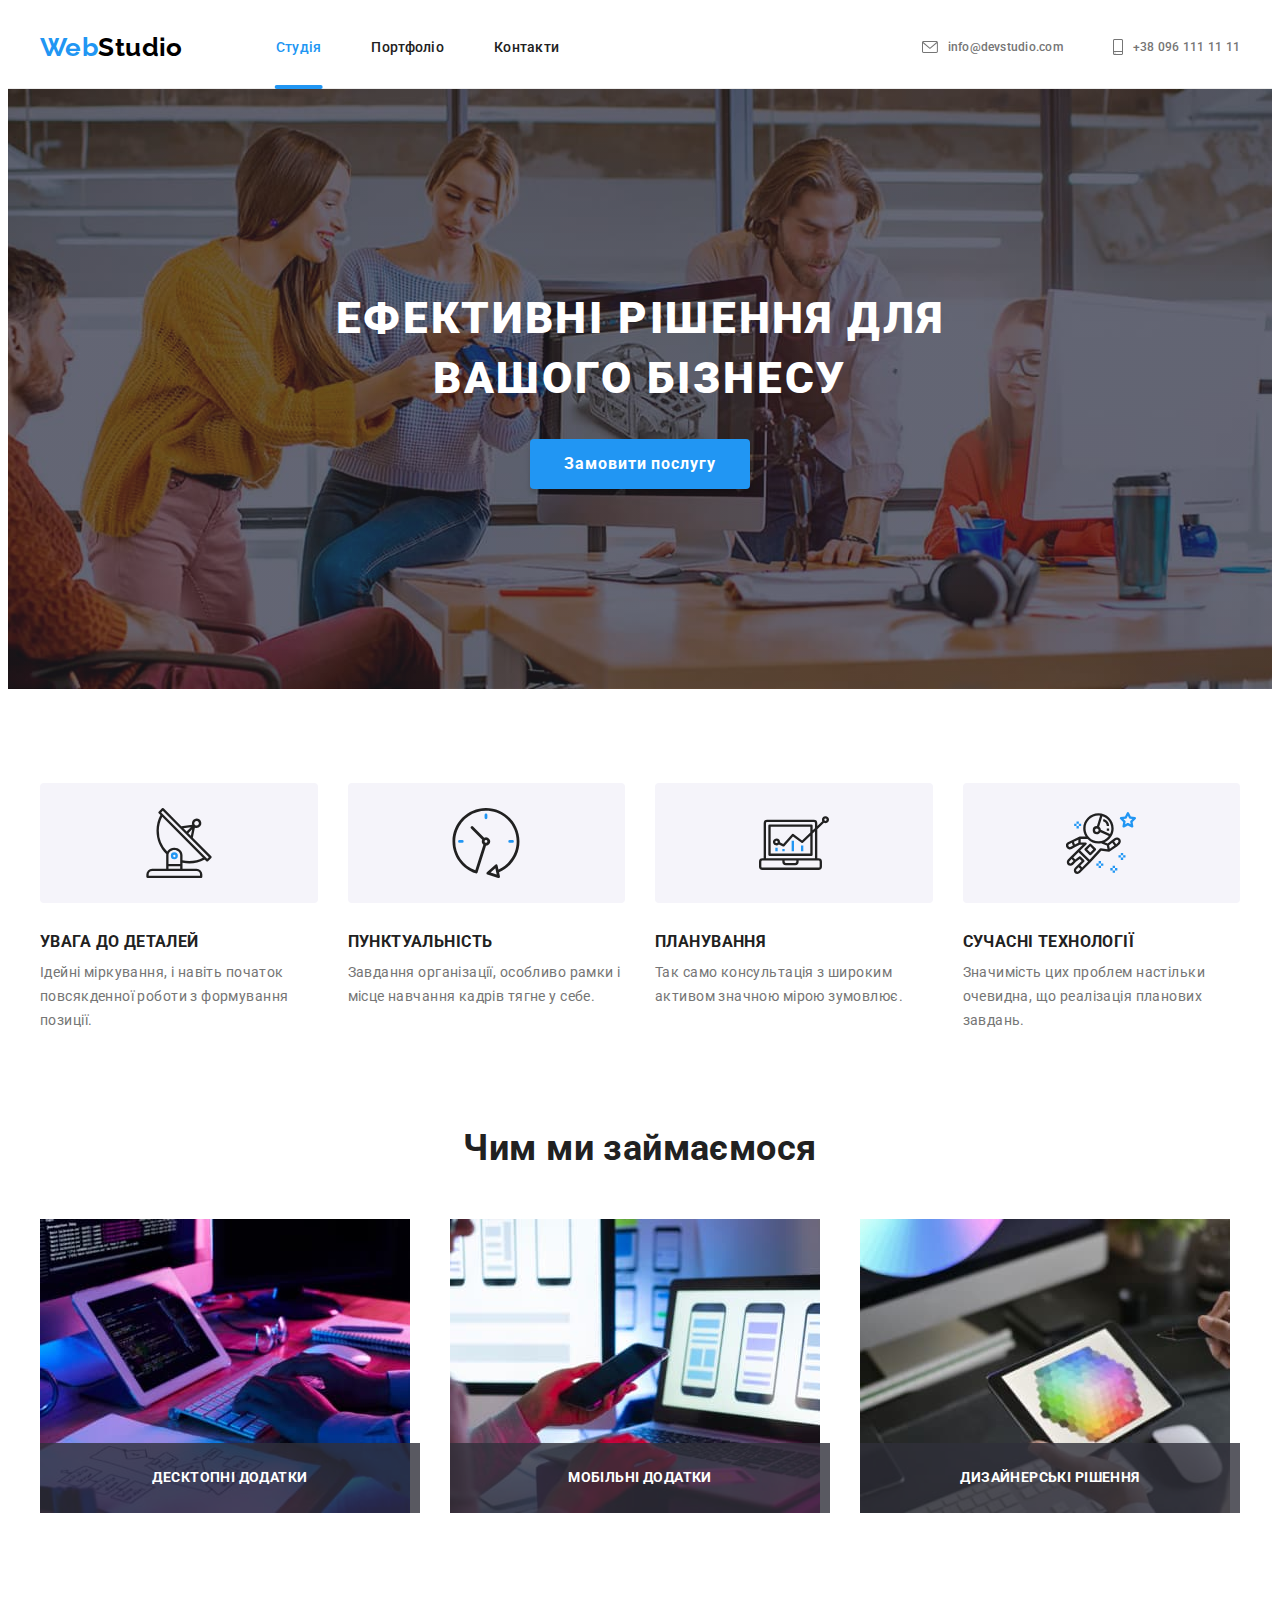
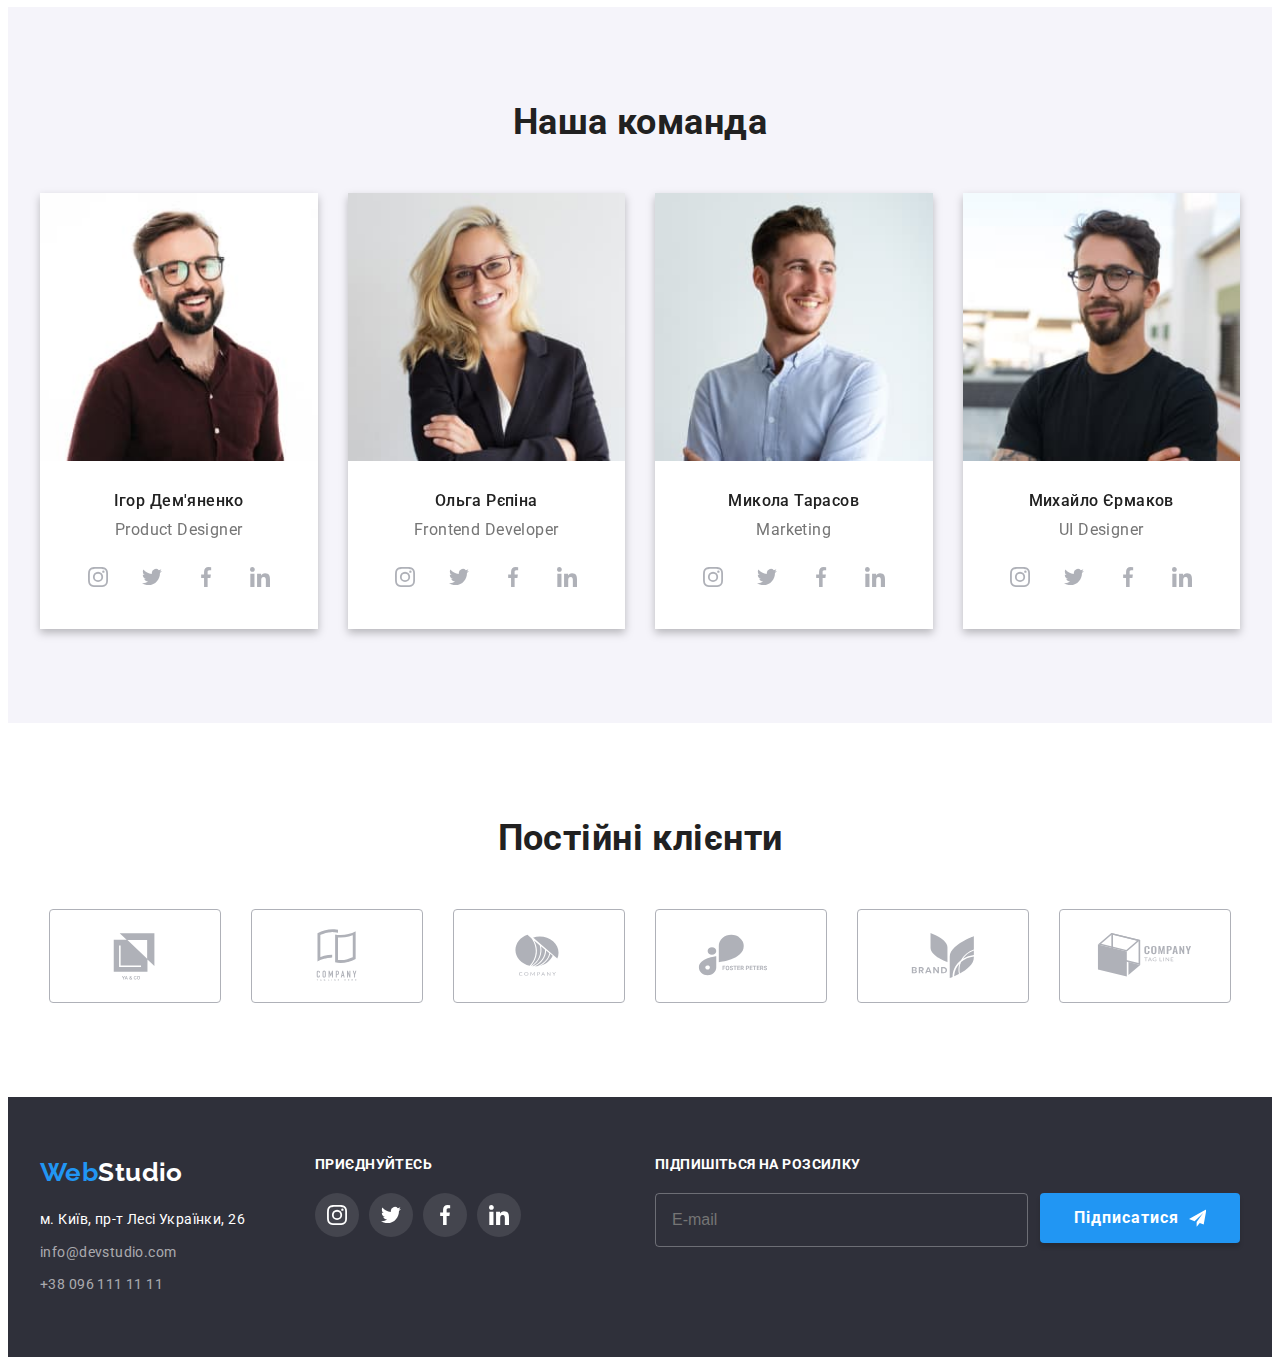
<file: index.html>
<!DOCTYPE html>
<html lang="uk">
  <head>
    <meta charset="UTF-8" />
    <meta http-equiv="X-UA-Compatible" content="IE=edge" />
    <meta name="viewport" content="width=device-width, initial-scale=1.0" />
    <title>Студія</title>
    <link rel="preconnect" href="https://fonts.googleapis.com" />
    <link rel="preconnect" href="https://fonts.gstatic.com" crossorigin />
    <link
      href="https://fonts.googleapis.com/css2?family=Raleway:wght@700&family=Roboto:wght@400;500;700;900&display=swap"
      rel="stylesheet"
    />
    <link
      rel="stylesheet"
      href="https://cdnjs.cloudflare.com/ajax/libs/modern-normalize/1.1.0/modern-normalize.min.css"
      integrity="sha512-wpPYUAdjBVSE4KJnH1VR1HeZfpl1ub8YT/NKx4PuQ5NmX2tKuGu6U/JRp5y+Y8XG2tV+wKQpNHVUX03MfMFn9Q=="
      crossorigin="anonymous"
      referrerpolicy="no-referrer"
    />
    <!-- <link rel="stylesheet" href="./css/styles.css" /> -->
    <link rel="stylesheet" href="./css/main.min.css" />
  </head>

  <body>
    <header class="header">
      <div class="container header__container">
        <nav class="navigation">
          <a href="./index.html" class="logo navigation__logo link"
            >Web<span class="logo__black link">Studio</span></a
          >
          <ul class="navigation__list list">
            <li class="navigation__item">
              <a href="./index.html" class="navigation__link link current">Студія</a>
            </li>
            <li class="navigation__item">
              <a href="./portfolio.html" class="navigation__link link">Портфоліо</a>
            </li>
            <li class="navigation__item">
              <a href="#" class="navigation__link link">Контакти</a>
            </li>
          </ul>
        </nav>

        <ul class="contact header__contact list">
          <li class="contact__item">
            <a href="info@devstudio.com" class="contact__link link">
              <svg class="contact__icon" width="16" height="12">
                <use href="./images/icons.svg#icon-envelope"></use>
              </svg>
              info@devstudio.com</a
            >
          </li>
          <li class="contact__item">
            <a href="+380961111111" class="contact__link link">
              <svg class="contact__icon" width="10" height="16">
                <use href="./images/icons.svg#icon-smartphone"></use>
              </svg>
              +38 096 111 11 11</a
            >
          </li>
        </ul>

        <button type="button" class="icon-openmenu" data-menu-open>
          <svg class="icon-menu__btn" width="24" height="16">
            <use href="./images/icons.svg#icon-menu"></use>
          </svg>
        </button>

        <div class="mob-menu is-hidden" data-menu>
          <div class="container">
            <div class="mob-menu-top">
              <button class="icon-closemenu" type="button" data-menu-close>
                <svg class="icon-closemenu__btn" width="19" height="19">
                  <use href="./images/icons.svg#icon-closemenu"></use>
                </svg>
              </button>
              <nav class="mob-menu-navigation">
                <ul class="mob-menu-navigation__list list">
                  <li class="mob-menu-navigation__item">
                    <a href="./index.html" class="mob-menu-navigation__link link current">Студія</a>
                  </li>
                  <li class="mob-menu-navigation__item">
                    <a href="./portfolio.html" class="mob-menu-navigation__link link">Портфоліо</a>
                  </li>
                  <li class="mob-menu-navigation__item">
                    <a href="#" class="mob-menu-navigation__link link">Контакти</a>
                  </li>
                </ul>
              </nav>
            </div>

            <div class="mob-menu-bottom">
              <ul class="mob-menu-contact list">
                <li class="mob-menu-contact__item">
                  <a href="+380961111111" class="mob-menu-contact__tel link">+38 096 111 11 11</a>
                </li>
                <li class="mob-menu-contact__item">
                  <a href="info@devstudio.com" class="mob-menu-contact__mail link"
                    >info@devstudio.com</a
                  >
                </li>
              </ul>
              <ul class="mob-menu-soc">
                <li class="mob-menu-soc__list list">
                  <a
                    href=""
                    class="mob-menu-soc__link link"
                    target="_blank"
                    rel="noopener noreferrer nofollow"
                    >Instagram</a
                  >
                </li>
                <li class="mob-menu-soc__list list">
                  <a
                    href=""
                    class="mob-menu-soc__link link"
                    target="_blank"
                    rel="noopener noreferrer nofollow"
                    >Twitter</a
                  >
                </li>
                <li class="mob-menu-soc__list list">
                  <a
                    href=""
                    class="mob-menu-soc__link link"
                    target="_blank"
                    rel="noopener noreferrer nofollow"
                    >Facebook</a
                  >
                </li>
                <li class="mob-menu-soc__list list">
                  <a
                    href=""
                    class="mob-menu-soc__link link"
                    target="_blank"
                    rel="noopener noreferrer nofollow"
                    >LinkedIn</a
                  >
                </li>
              </ul>
            </div>
          </div>
        </div>
      </div>
    </header>

    <main>
      <section class="hero">
        <div class="container">
          <h1 class="hero__title">Ефективні рішення для вашого бізнесу</h1>
          <button type="button" class="hero__btn pointer btn" data-modal-open>
            Замовити послугу
          </button>
        </div>
      </section>

      <section class="features section">
        <div class="container">
          <h2 class="visually-hidden">Наші особлівості</h2>
          <ul class="features-list list">
            <li class="features-list__item">
              <div class="features-list__image">
                <svg class="features-list__icon" width="70" height="70">
                  <use href="./images/icons.svg#icon-antenna"></use>
                </svg>
              </div>
              <h3 class="features-list__title">Увага до деталей</h3>
              <p class="features-list__text">
                Ідейні міркування, і навіть початок повсякденної роботи з формування позиції.
              </p>
            </li>
            <li class="features-list__item">
              <div class="features-list__image">
                <svg class="features-list__icon" width="70" height="70">
                  <use href="./images/icons.svg#icon-clock"></use>
                </svg>
              </div>
              <h3 class="features-list__title">Пунктуальність</h3>
              <p class="features-list__text">
                Завдання організації, особливо рамки і місце навчання кадрів тягне у себе.
              </p>
            </li>
            <li class="features-list__item">
              <div class="features-list__image">
                <svg class="features-list__icon" width="70" height="70">
                  <use href="./images/icons.svg#icon-diagram"></use>
                </svg>
              </div>
              <h3 class="features-list__title">Планування</h3>
              <p class="features-list__text">
                Так само консультація з широким активом значною мірою зумовлює.
              </p>
            </li>
            <li class="features-list__item">
              <div class="features-list__image">
                <svg class="features-list__icon" width="70" height="70">
                  <use href="./images/icons.svg#icon-astronaut"></use>
                </svg>
              </div>
              <h3 class="features-list__title">Сучасні технології</h3>
              <p class="features-list__text">
                Значимість цих проблем настільки очевидна, що реалізація планових завдань.
              </p>
            </li>
          </ul>
        </div>
      </section>

      <section class="business">
        <div class="container">
          <h2 class="business__title">Чим ми займаємося</h2>
          <ul class="activities-list list">
            <li class="activities-list__item">
              <img
                srcset="./images/comp1-desktop-1x.jpg 1x, ./images/comp1-desktop-2x.jpg 2x"
                src="./images/comp1-desktop-1x.jpg"
                alt="комп'ютер"
                width="370"
              />
              <p class="activities-list__text">Десктопні додатки</p>
            </li>
            <li class="activities-list__item">
              <img
                srcset="./images/comp2-desktop-1x.jpg 1x, ./images/comp2-desktop-2x.jpg 2x"
                src="./images/comp2-desktop-1x.jpg"
                alt="комп'ютер та мобильній"
                width="370"
              />
              <p class="activities-list__text">Мобільні додатки</p>
            </li>
            <li class="activities-list__item">
              <img
                srcset="./images/comp3-desktop-1x.jpg 1x, ./images/comp3-desktop-2x.jpg 2x"
                src="./images/comp3-desktop-1x.jpg"
                alt="комп'ютер та планшет"
                width="370"
              />
              <p class="activities-list__text">Дизайнерські рішення</p>
            </li>
          </ul>
        </div>
      </section>

      <section class="team section">
        <div class="container">
          <h2 class="team__title">Наша команда</h2>
          <ul class="team-list list">
            <li class="team-list__item">
              <picture>
                <source
                  srcset="./images/team1-desktop-1x.jpg 1x, ./images/team1-desktop-2x.jpg 2x"
                  media="(min-width:1200px)"
                />
                <source
                  srcset="./images/team1-tablet-1x.jpg 1x, ./images/team1-tablet-2x.jpg 2x"
                  media="(min-width:768px)"
                />
                <source
                  srcset="./images/team1-mobile-1x.jpg 1x, ./images/team1-mobile-2x.jpg 2x"
                  media="(max-width:767px)"
                />
                <img src="./images/team1-mobile-1x.jpg" alt="Ігор Дем'яненко" width="450" />
              </picture>
              <div class="team-list__wrap">
                <h3 class="team-list__subtitle">Ігор Дем'яненко</h3>
                <p class="team-list__text">Product Designer</p>
                <ul class="social-list list">
                  <li class="social-list__item">
                    <a href="" class="social-list__link link">
                      <svg class="social-list__icon" width="20" height="20">
                        <use href="./images/icons.svg#icon-instagram"></use>
                      </svg>
                    </a>
                  </li>
                  <li class="social-list__item">
                    <a href="" class="social-list__link link">
                      <svg class="social-list__icon" width="20" height="20">
                        <use href="./images/icons.svg#icon-twitter"></use>
                      </svg>
                    </a>
                  </li>
                  <li class="social-list__item">
                    <a href="" class="social-list__link link">
                      <svg class="social-list__icon" width="20" height="20">
                        <use href="./images/icons.svg#icon-facebook"></use>
                      </svg>
                    </a>
                  </li>
                  <li class="social-list__item">
                    <a href="" class="social-list__link link">
                      <svg class="social-list__icon" width="20" height="20">
                        <use href="./images/icons.svg#icon-linkedin"></use>
                      </svg>
                    </a>
                  </li>
                </ul>
              </div>
            </li>

            <li class="team-list__item">
              <picture>
                <source
                  srcset="./images/team2-desktop-1x.jpg 1x, ./images/team2-desktop-2x.jpg 2x"
                  media="(min-width:1200px)"
                />
                <source
                  srcset="./images/team2-tablet-1x.jpg 1x, ./images/team2-tablet-2x.jpg 2x"
                  media="(min-width:768px)"
                />
                <source
                  srcset="./images/team2-mobile-1x.jpg 1x, ./images/team2-mobile-2x.jpg 2x"
                  media="(max-width:767px)"
                />
                <img src="./images/team2-mobile-1x.jpg" alt="Ольга Рєпіна" width="450" />
              </picture>
              <div class="team-list__wrap">
                <h3 class="team-list__subtitle">Ольга Рєпіна</h3>
                <p class="team-list__text">Frontend Developer</p>
                <ul class="social-list list">
                  <li class="social-list__item">
                    <a href="" class="social-list__link link">
                      <svg class="social-list__icon" width="20" height="20">
                        <use href="./images/icons.svg#icon-instagram"></use>
                      </svg>
                    </a>
                  </li>
                  <li class="social-list__item">
                    <a href="" class="social-list__link link">
                      <svg class="social-list__icon" width="20" height="20">
                        <use href="./images/icons.svg#icon-twitter"></use>
                      </svg>
                    </a>
                  </li>
                  <li class="social-list__item">
                    <a href="" class="social-list__link link">
                      <svg class="social-list__icon" width="20" height="20">
                        <use href="./images/icons.svg#icon-facebook"></use>
                      </svg>
                    </a>
                  </li>
                  <li class="social-list__item">
                    <a href="" class="social-list__link link">
                      <svg class="social-list__icon" width="20" height="20">
                        <use href="./images/icons.svg#icon-linkedin"></use>
                      </svg>
                    </a>
                  </li>
                </ul>
              </div>
            </li>

            <li class="team-list__item">
              <picture>
                <source
                  srcset="./images/team3-desktop-1x.jpg 1x, ./images/team3-desktop-2x.jpg 2x"
                  media="(min-width:1200px)"
                />
                <source
                  srcset="./images/team3-tablet-1x.jpg 1x, ./images/team3-tablet-2x.jpg 2x"
                  media="(min-width:768px)"
                />
                <source
                  srcset="./images/team3-mobile-1x.jpg 1x, ./images/team3-mobile-2x.jpg 2x"
                  media="(max-width:767px)"
                />
                <img src="./images/team3-mobile-1x.jpg" alt="Микола Тарасов" width="450" />
              </picture>
              <div class="team-list__wrap">
                <h3 class="team-list__subtitle">Микола Тарасов</h3>
                <p class="team-list__text">Marketing</p>
                <ul class="social-list list">
                  <li class="social-list__item">
                    <a href="" class="social-list__link link">
                      <svg class="social-list__icon" width="20" height="20">
                        <use href="./images/icons.svg#icon-instagram"></use>
                      </svg>
                    </a>
                  </li>
                  <li class="social-list__item">
                    <a href="" class="social-list__link link">
                      <svg class="social-list__icon" width="20" height="20">
                        <use href="./images/icons.svg#icon-twitter"></use>
                      </svg>
                    </a>
                  </li>
                  <li class="social-list__item">
                    <a href="" class="social-list__link link">
                      <svg class="social-list__icon" width="20" height="20">
                        <use href="./images/icons.svg#icon-facebook"></use>
                      </svg>
                    </a>
                  </li>
                  <li class="social-list__item">
                    <a href="" class="social-list__link link">
                      <svg class="social-list__icon" width="20" height="20">
                        <use href="./images/icons.svg#icon-linkedin"></use>
                      </svg>
                    </a>
                  </li>
                </ul>
              </div>
            </li>

            <li class="team-list__item">
              <picture>
                <source
                  srcset="./images/team4-desktop-1x.jpg 1x, ./images/team4-desktop-2x.jpg 2x"
                  media="(min-width:1200px)"
                />
                <source
                  srcset="./images/team4-tablet-1x.jpg 1x, ./images/team4-tablet-2x.jpg 2x"
                  media="(min-width:768px)"
                />
                <source
                  srcset="./images/team4-mobile-1x.jpg 1x, ./images/team4-mobile-2x.jpg 2x"
                  media="(max-width:767px)"
                />
                <img src="./images/team4-mobile-1x.jpg" alt="Михаїл Єрмаков" width="450" />
              </picture>
              <div class="team-list__wrap">
                <h3 class="team-list__subtitle">Михайло Єрмаков</h3>
                <p class="team-list__text">UI Designer</p>
                <ul class="social-list list">
                  <li class="social-list__item">
                    <a href="" class="social-list__link link">
                      <svg class="social-list__icon" width="20" height="20">
                        <use href="./images/icons.svg#icon-instagram"></use>
                      </svg>
                    </a>
                  </li>
                  <li class="social-list__item">
                    <a href="" class="social-list__link link">
                      <svg class="social-list__icon" width="20" height="20">
                        <use href="./images/icons.svg#icon-twitter"></use>
                      </svg>
                    </a>
                  </li>
                  <li class="social-list__item">
                    <a href="" class="social-list__link link">
                      <svg class="social-list__icon" width="20" height="20">
                        <use href="./images/icons.svg#icon-facebook"></use>
                      </svg>
                    </a>
                  </li>
                  <li class="social-list__item">
                    <a href="" class="social-list__link link">
                      <svg class="social-list__icon" width="20" height="20">
                        <use href="./images/icons.svg#icon-linkedin"></use>
                      </svg>
                    </a>
                  </li>
                </ul>
              </div>
            </li>
          </ul>
        </div>
      </section>

      <section class="clients section">
        <div class="container">
          <h2 class="clients-title">Постійні клієнти</h2>
          <ul class="clients-img list">
            <li class="clients-img-item">
              <a href="" class="clients-img-link link">
                <svg class="clients-img-icon" width="106" height="60">
                  <use href="./images/icons.svg#icon-Logo1"></use>
                </svg>
              </a>
            </li>
            <li class="clients-img-item">
              <a href="" class="clients-img-link link">
                <svg class="clients-img-icon" width="106" height="60">
                  <use href="./images/icons.svg#icon-Logo2"></use>
                </svg>
              </a>
            </li>
            <li class="clients-img-item">
              <a href="" class="clients-img-link link">
                <svg class="clients-img-icon" width="106" height="60">
                  <use href="./images/icons.svg#icon-Logo3"></use>
                </svg>
              </a>
            </li>
            <li class="clients-img-item">
              <a href="" class="clients-img-link link">
                <svg class="clients-img-icon" width="106" height="60">
                  <use href="./images/icons.svg#icon-Logo4"></use>
                </svg>
              </a>
            </li>
            <li class="clients-img-item">
              <a href="" class="clients-img-link link">
                <svg class="clients-img-icon" width="106" height="60">
                  <use href="./images/icons.svg#icon-Logo5"></use>
                </svg>
              </a>
            </li>
            <li class="clients-img-item">
              <a href="" class="clients-img-link link">
                <svg class="clients-img-icon" width="106" height="60">
                  <use href="./images/icons.svg#icon-Logo6"></use>
                </svg>
              </a>
            </li>
          </ul>
        </div>
      </section>
    </main>

    <footer class="footer">
      <div class="container">
        <div class="footer-tablet">
          <div class="footer-contacts">
            <a href="./index.html" class="footer-logo link"
              >Web<span class="footer-logo-white link">Studio</span></a
            >
            <address class="footer-address">
              <ul class="footer-list list">
                <li class="footer-item">
                  <a
                    href="https://goo.gl/maps/CPtrU1FHBa2aNyZL9"
                    target="_blank"
                    rel="noopener noreferrer nofollow"
                    class="footer-adr link"
                    >м. Київ, пр-т Лесі Українки, 26</a
                  >
                </li>
                <li class="footer-item">
                  <a href="info@devstudio.com" class="footer-contact link">info@devstudio.com</a>
                </li>
                <li class="footer-item">
                  <a href="+380961111111" class="footer-contact link">+38 096 111 11 11</a>
                </li>
              </ul>
            </address>
          </div>

          <div class="footer-join">
            <p class="footer-action">Приєднуйтесь</p>
            <ul class="footer-soc list">
              <li class="footer-soc-item">
                <a href="" class="footer-soc-link link">
                  <svg class="footer-soc-icon" width="20" height="20">
                    <use href="./images/icons.svg#icon-instagram"></use>
                  </svg>
                </a>
              </li>
              <li class="footer-soc-item">
                <a href="" class="footer-soc-link link">
                  <svg class="footer-soc-icon" width="20" height="20">
                    <use href="./images/icons.svg#icon-twitter"></use>
                  </svg>
                </a>
              </li>
              <li class="footer-soc-item">
                <a href="" class="footer-soc-link link">
                  <svg class="footer-soc-icon" width="20" height="20">
                    <use href="./images/icons.svg#icon-facebook"></use>
                  </svg>
                </a>
              </li>
              <li class="footer-soc-item">
                <a href="" class="footer-soc-link link">
                  <svg class="footer-soc-icon" width="20" height="20">
                    <use href="./images/icons.svg#icon-linkedin"></use>
                  </svg>
                </a>
              </li>
            </ul>
          </div>
        </div>

        <div class="footer-signup">
          <p class="footer-text">Підпишіться на розсилку</p>
          <form class="footer-form">
            <input class="footer-input" type="email" name="usermail" placeholder="E-mail" />
            <button class="third-btn pointer btn">
              Підписатися
              <svg class="send-icon" width="24" height="24">
                <use href="./images/icons.svg#icon-send"></use>
              </svg>
            </button>
          </form>
        </div>
      </div>
    </footer>

    <div class="backdrop is-hidden" data-modal>
      <div class="modal">
        <button type="button" class="close-btn pointer" data-modal-close>
          <svg class="close-icon" width="" height="">
            <use href="./images/icons.svg#icon-closebtn"></use>
          </svg>
        </button>
        <p class="modal-title">Залиште свої дані, ми вам передзвонимо</p>
        <form class="modal-form">
          <div class="input-field">
            <label for="user-name" class="lable-input">Ім'я</label>
            <div class="input-wrap">
              <input
                type="text"
                class="form-input"
                name="user-name"
                placeholder=""
                id="user-name"
                required
              />
              <svg class="input-icon" width="18" height="18">
                <use href="./images/icons.svg#icon-personblack"></use>
              </svg>
            </div>
          </div>

          <div class="input-field">
            <label for="user-tel" class="lable-input">Телефон</label>
            <div class="input-wrap">
              <input
                type="tel"
                minlength="10"
                class="form-input"
                name="user-tel"
                placeholder=""
                id="user-tel"
                required
              />
              <svg class="input-icon" width="18" height="18">
                <use href="./images/icons.svg#icon-phoneblack"></use>
              </svg>
            </div>
          </div>

          <div class="input-field">
            <label for="user-mail" class="lable-input">Пошта</label>
            <div class="input-wrap">
              <input
                type="email"
                class="form-input"
                name="user-mail"
                placeholder=""
                id="user-mail"
              />
              <svg class="input-icon" width="18" height="18">
                <use href="./images/icons.svg#icon-emailblack"></use>
              </svg>
            </div>
          </div>

          <div class="input-field comment">
            <label for="user-comment" class="lable-input">Коментар</label>
            <textarea
              name="user-comment"
              id="user-comment"
              class="form-comment"
              placeholder="Введіть текст"
            ></textarea>
          </div>

          <label class="check-lable">
            <input
              type="checkbox"
              name="user-policy"
              value="true"
              class="input-check visually-hidden"
              id="user-policy"
            />
            <span class="check-box">
              <svg class="check-icon" width="11" height="8">
                <use href="./images/icons.svg#icon-check"></use>
              </svg>
            </span>
            Погоджуюся з розсилкою та приймаю
            <a class="check-link link" href="#">Умови договору</a>
          </label>

          <button type="submit" class="secondary-btn pointer btn">Відправити</button>
        </form>
      </div>
    </div>
    <script src="./js/modal.js"></script>
    <script src="./js/menu.js"></script>

    <script>
      (() => {
        document.querySelector('.modal-form').addEventListener('submit', e => {
          e.preventDefault();

          new FormData(e.currentTarget).forEach((value, name) => console.log(`${name}: ${value}`));

          e.currentTarget.reset();
        });
      })();
    </script>
  </body>
</html>
</file>
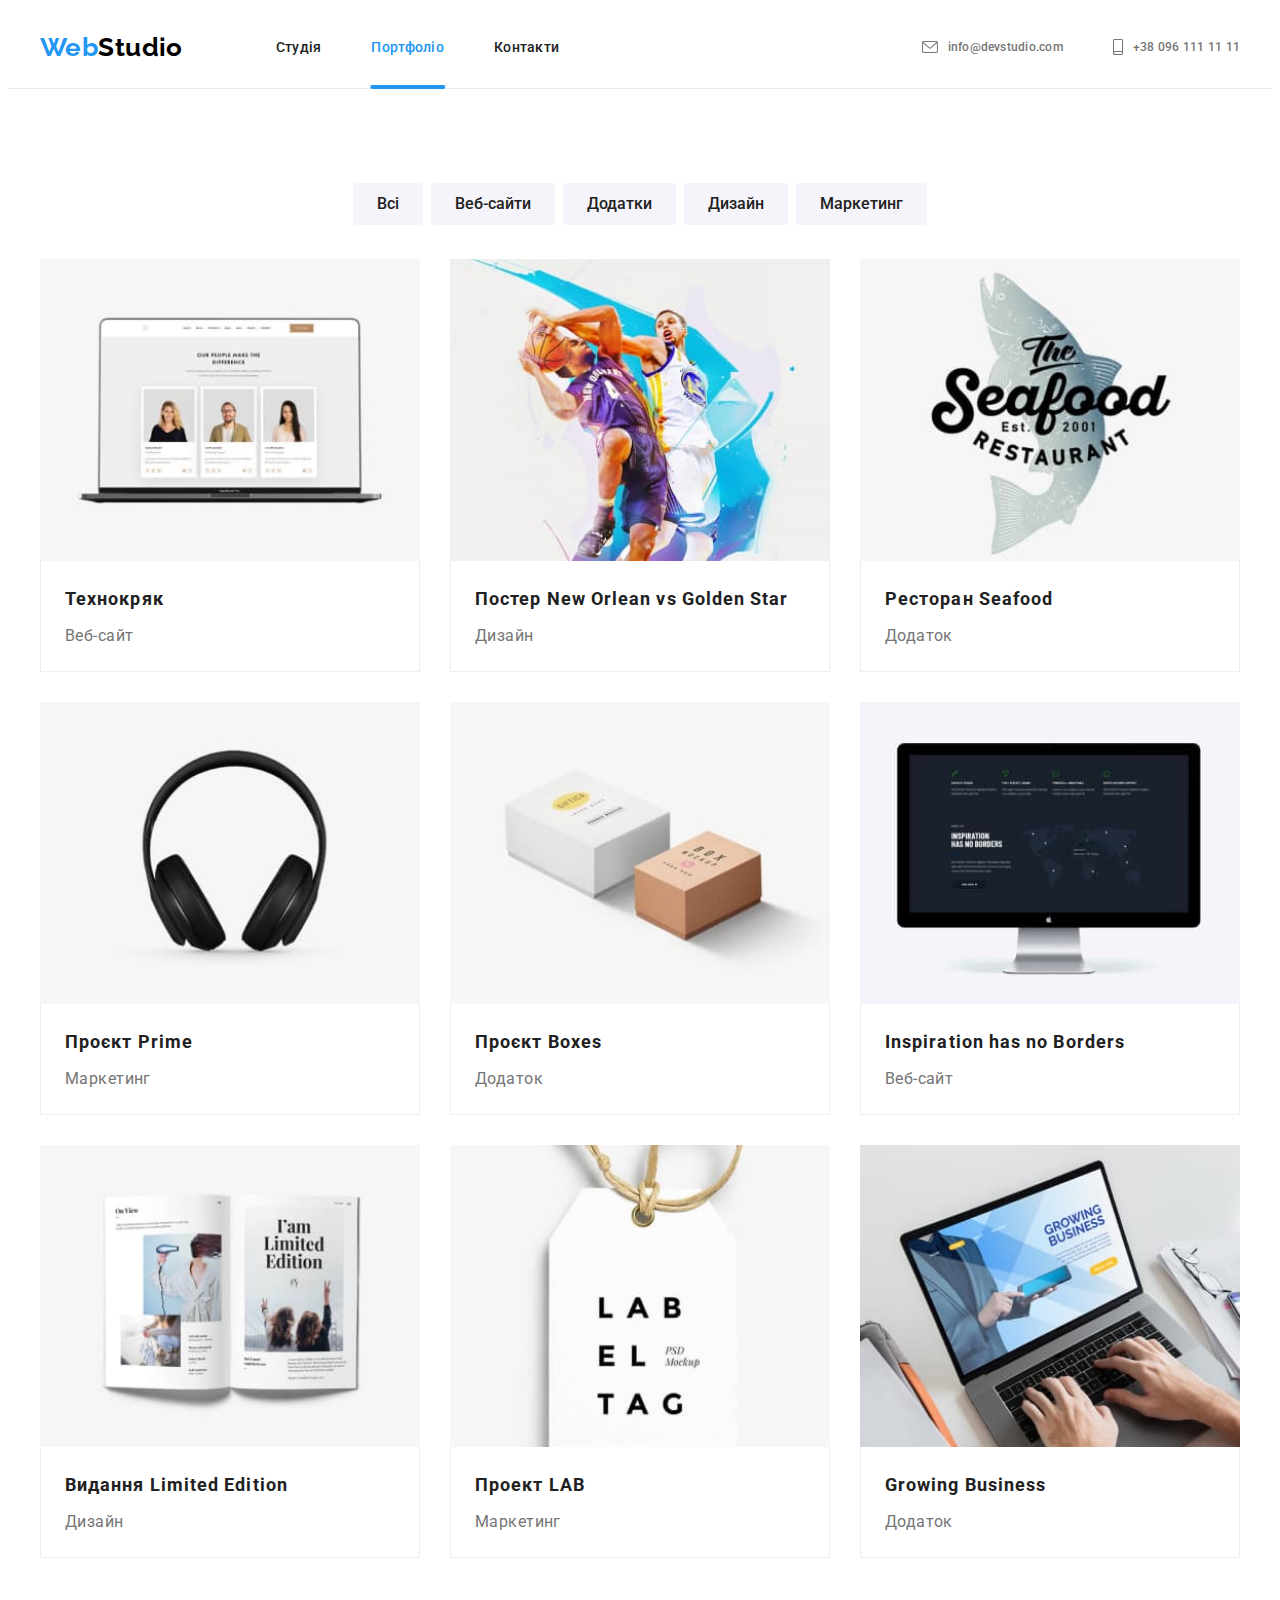
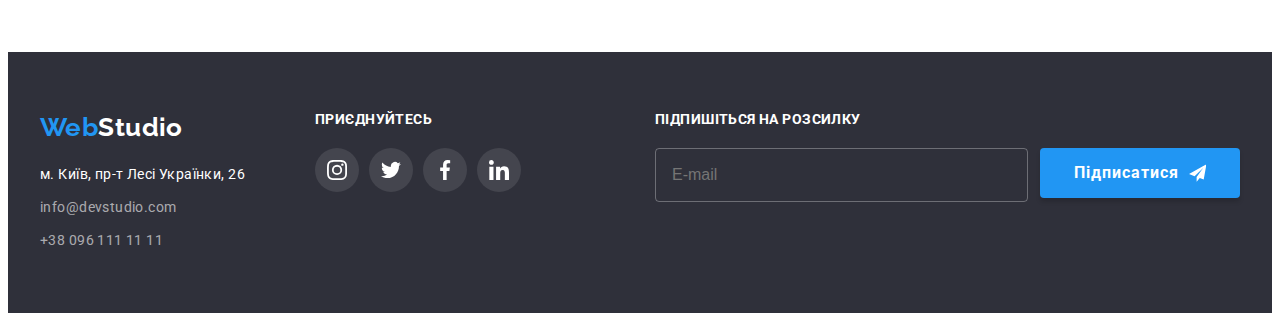
<file: portfolio.html>
<!DOCTYPE html>
<html lang="uk">
  <head>
    <meta charset="UTF-8" />
    <meta http-equiv="X-UA-Compatible" content="IE=edge" />
    <meta name="viewport" content="width=device-width, initial-scale=1.0" />
    <title>Портфоліо</title>
    <link rel="preconnect" href="https://fonts.googleapis.com" />
    <link rel="preconnect" href="https://fonts.gstatic.com" crossorigin />
    <link
      href="https://fonts.googleapis.com/css2?family=Raleway:wght@700&family=Roboto:wght@400;500;700;900&display=swap"
      rel="stylesheet"
    />
    <link
      rel="stylesheet"
      href="https://cdnjs.cloudflare.com/ajax/libs/modern-normalize/1.1.0/modern-normalize.min.css"
      integrity="sha512-wpPYUAdjBVSE4KJnH1VR1HeZfpl1ub8YT/NKx4PuQ5NmX2tKuGu6U/JRp5y+Y8XG2tV+wKQpNHVUX03MfMFn9Q=="
      crossorigin="anonymous"
      referrerpolicy="no-referrer"
    />
    <!-- <link rel="stylesheet" href="./css/styles.css" /> -->
    <link rel="stylesheet" href="./css/main.min.css" />
  </head>

  <body>
    <header class="header">
      <div class="container header__container">
        <nav class="navigation">
          <a href="./index.html" class="logo navigation__logo link"
            >Web<span class="logo__black link">Studio</span></a
          >
          <ul class="navigation__list list">
            <li class="navigation__item">
              <a href="./index.html" class="navigation__link link">Студія</a>
            </li>
            <li class="navigation__item">
              <a href="./portfolio.html" class="navigation__link link current">Портфоліо</a>
            </li>
            <li class="navigation__item">
              <a href="#" class="navigation__link link">Контакти</a>
            </li>
          </ul>
        </nav>

        <ul class="contact header__contact list">
          <li class="contact__item">
            <a href="info@devstudio.com" class="contact__link link">
              <svg class="contact__icon" width="16" height="12">
                <use href="./images/icons.svg#icon-envelope"></use>
              </svg>
              info@devstudio.com</a
            >
          </li>
          <li class="contact__item">
            <a href="+380961111111" class="contact__link link">
              <svg class="contact__icon" width="10" height="16">
                <use href="./images/icons.svg#icon-smartphone"></use>
              </svg>
              +38 096 111 11 11</a
            >
          </li>
        </ul>

        <button type="button" class="icon-openmenu" data-menu-open>
          <svg class="icon-menu__btn" width="24" height="16">
            <use href="./images/icons.svg#icon-menu"></use>
          </svg>
        </button>

        <div class="mob-menu is-hidden" data-menu>
          <div class="container">
            <div class="mob-menu-top">
              <button class="icon-closemenu" type="button" data-menu-close>
                <svg class="icon-closemenu__btn" width="19" height="19">
                  <use href="./images/icons.svg#icon-closemenu"></use>
                </svg>
              </button>
              <nav class="mob-menu-navigation">
                <ul class="mob-menu-navigation__list list">
                  <li class="mob-menu-navigation__item">
                    <a href="./index.html" class="mob-menu-navigation__link link">Студія</a>
                  </li>
                  <li class="mob-menu-navigation__item">
                    <a href="./portfolio.html" class="mob-menu-navigation__link link current"
                      >Портфоліо</a
                    >
                  </li>
                  <li class="mob-menu-navigation__item">
                    <a href="#" class="mob-menu-navigation__link link">Контакти</a>
                  </li>
                </ul>
              </nav>
            </div>

            <div class="mob-menu-bottom">
              <ul class="mob-menu-contact list">
                <li class="mob-menu-contact__item">
                  <a href="+380961111111" class="mob-menu-contact__tel link">+38 096 111 11 11</a>
                </li>
                <li class="mob-menu-contact__item">
                  <a href="info@devstudio.com" class="mob-menu-contact__mail link"
                    >info@devstudio.com</a
                  >
                </li>
              </ul>
              <ul class="mob-menu-soc">
                <li class="mob-menu-soc__list list">
                  <a
                    href=""
                    class="mob-menu-soc__link link"
                    target="_blank"
                    rel="noopener noreferrer nofollow"
                    >Instagram</a
                  >
                </li>
                <li class="mob-menu-soc__list list">
                  <a
                    href=""
                    class="mob-menu-soc__link link"
                    target="_blank"
                    rel="noopener noreferrer nofollow"
                    >Twitter</a
                  >
                </li>
                <li class="mob-menu-soc__list list">
                  <a
                    href=""
                    class="mob-menu-soc__link link"
                    target="_blank"
                    rel="noopener noreferrer nofollow"
                    >Facebook</a
                  >
                </li>
                <li class="mob-menu-soc__list list">
                  <a
                    href=""
                    class="mob-menu-soc__link link"
                    target="_blank"
                    rel="noopener noreferrer nofollow"
                    >LinkedIn</a
                  >
                </li>
              </ul>
            </div>
          </div>
        </div>
      </div>
    </header>

    <main>
      <section class="filter section">
        <div class="container">
          <h1 class="visually-hidden">filter</h1>

          <ul class="filter-list list">
            <li><button type="button" class="filter-btn pointer">Всі</button></li>
            <li><button type="button" class="filter-btn pointer">Веб-сайти</button></li>
            <li><button type="button" class="filter-btn pointer">Додатки</button></li>
            <li><button type="button" class="filter-btn pointer">Дизайн</button></li>
            <li><button type="button" class="filter-btn pointer">Маркетинг</button></li>
          </ul>

          <ul class="filter-cards list">
            <li class="filter-item">
              <a
                href="#"
                target="_blank"
                rel="noopener noreferrer nofollow"
                class="filter-link link"
              >
                <div class="filter-thumb">
                  <picture>
                    <source
                      srcset="
                        ./images/example1-desktop-1x.jpg 1x,
                        ./images/example1-desktop-2x.jpg 2x
                      "
                      media="(min-width:1200px)"
                    />
                    <source
                      srcset="
                        ./images/example1-tablet-1x.jpg 1x,
                        ./images/example1-tablet-2x.jpg 2x
                      "
                      media="(min-width:768px)"
                    />
                    <source
                      srcset="
                        ./images/example1-mobile-1x.jpg 1x,
                        ./images/example1-mobile-2x.jpg 2x
                      "
                      media="(max-width:767px)"
                    />
                    <img
                      src="./images/example1-mobile-1x.jpg"
                      alt="веб-сайт технокряк"
                      class="filter-image"
                      width="450"
                    />
                  </picture>
                  <p class="filter-overlay">
                    Ресурс пропонує комплексні пропозиції з різним рівнем функціоналу та сервісів.
                    Все це дозволить відвідувачу отримати вичерпні відомості про компанію чи
                    приватну особу.
                  </p>
                </div>

                <div class="filter-wrap">
                  <h2 class="filter-title">Технокряк</h2>
                  <p class="filter-text">Веб-сайт</p>
                </div>
              </a>
            </li>

            <li class="filter-item">
              <a
                href="#"
                target="_blank"
                rel="noopener noreferrer nofollow"
                class="filter-link link"
              >
                <div class="filter-thumb">
                  <picture>
                    <source
                      srcset="
                        ./images/example2-desktop-1x.jpg 1x,
                        ./images/example2-desktop-2x.jpg 2x
                      "
                      media="(min-width:1200px)"
                    />
                    <source
                      srcset="
                        ./images/example2-tablet-1x.jpg 1x,
                        ./images/example2-tablet-2x.jpg 2x
                      "
                      media="(min-width:768px)"
                    />
                    <source
                      srcset="
                        ./images/example2-mobile-1x.jpg 1x,
                        ./images/example2-mobile-2x.jpg 2x
                      "
                      media="(max-width:767px)"
                    />
                    <img
                      src="./images/example2-mobile-1x.jpg"
                      alt="постер new orlean vs golden star"
                      class="filter-image"
                      width="450"
                    />
                  </picture>
                  <p class="filter-overlay">
                    Ресурс пропонує комплексні пропозиції з різним рівнем функціоналу та сервісів.
                    Все це дозволить відвідувачу отримати вичерпні відомості про компанію чи
                    приватну особу.
                  </p>
                </div>

                <div class="filter-wrap">
                  <h2 class="filter-title">Постер New Orlean vs Golden Star</h2>
                  <p class="filter-text">Дизайн</p>
                </div>
              </a>
            </li>
            <li class="filter-item">
              <a
                href="#"
                target="_blank"
                rel="noopener noreferrer nofollow"
                class="filter-link link"
              >
                <div class="filter-thumb">
                  <picture>
                    <source
                      srcset="
                        ./images/example3-desktop-1x.jpg 1x,
                        ./images/example3-desktop-2x.jpg 2x
                      "
                      media="(min-width:1200px)"
                    />
                    <source
                      srcset="
                        ./images/example3-tablet-1x.jpg 1x,
                        ./images/example3-tablet-2x.jpg 2x
                      "
                      media="(min-width:768px)"
                    />
                    <source
                      srcset="
                        ./images/example3-mobile-1x.jpg 1x,
                        ./images/example3-mobile-2x.jpg 2x
                      "
                      media="(max-width:767px)"
                    />
                    <img
                      src="./images/example3-mobile-1x.jpg"
                      alt="додаток ресторану seafood"
                      class="filter-image"
                      width="450"
                    />
                  </picture>
                  <p class="filter-overlay">
                    Ресурс пропонує комплексні пропозиції з різним рівнем функціоналу та сервісів.
                    Все це дозволить відвідувачу отримати вичерпні відомості про компанію чи
                    приватну особу.
                  </p>
                </div>

                <div class="filter-wrap">
                  <h2 class="filter-title">Ресторан Seafood</h2>
                  <p class="filter-text">Додаток</p>
                </div>
              </a>
            </li>
            <li class="filter-item">
              <a
                href="#"
                target="_blank"
                rel="noopener noreferrer nofollow"
                class="filter-link link"
              >
                <div class="filter-thumb">
                  <picture>
                    <source
                      srcset="
                        ./images/example4-desktop-1x.jpg 1x,
                        ./images/example4-desktop-2x.jpg 2x
                      "
                      media="(min-width:1200px)"
                    />
                    <source
                      srcset="
                        ./images/example4-tablet-1x.jpg 1x,
                        ./images/example4-tablet-2x.jpg 2x
                      "
                      media="(min-width:768px)"
                    />
                    <source
                      srcset="
                        ./images/example4-mobile-1x.jpg 1x,
                        ./images/example4-mobile-2x.jpg 2x
                      "
                      media="(max-width:767px)"
                    />
                    <img
                      src="./images/example4-mobile-1x.jpg"
                      alt="проект prime"
                      class="filter-image"
                      width="450"
                    />
                  </picture>
                  <p class="filter-overlay">
                    Ресурс пропонує комплексні пропозиції з різним рівнем функціоналу та сервісів.
                    Все це дозволить відвідувачу отримати вичерпні відомості про компанію чи
                    приватну особу.
                  </p>
                </div>

                <div class="filter-wrap">
                  <h2 class="filter-title">Проєкт Prime</h2>
                  <p class="filter-text">Маркетинг</p>
                </div>
              </a>
            </li>
            <li class="filter-item">
              <a
                href="#"
                target="_blank"
                rel="noopener noreferrer nofollow"
                class="filter-link link"
              >
                <div class="filter-thumb">
                  <picture>
                    <source
                      srcset="
                        ./images/example5-desktop-1x.jpg 1x,
                        ./images/example5-desktop-2x.jpg 2x
                      "
                      media="(min-width:1200px)"
                    />
                    <source
                      srcset="
                        ./images/example5-tablet-1x.jpg 1x,
                        ./images/example5-tablet-2x.jpg 2x
                      "
                      media="(min-width:768px)"
                    />
                    <source
                      srcset="
                        ./images/example5-mobile-1x.jpg 1x,
                        ./images/example5-mobile-2x.jpg 2x
                      "
                      media="(max-width:767px)"
                    />
                    <img
                      src="./images/example5-mobile-1x.jpg"
                      alt="додаток boxes"
                      class="filter-image"
                      width="450"
                    />
                  </picture>
                  <p class="filter-overlay">
                    Ресурс пропонує комплексні пропозиції з різним рівнем функціоналу та сервісів.
                    Все це дозволить відвідувачу отримати вичерпні відомості про компанію чи
                    приватну особу.
                  </p>
                </div>

                <div class="filter-wrap">
                  <h2 class="filter-title">Проєкт Boxes</h2>
                  <p class="filter-text">Додаток</p>
                </div>
              </a>
            </li>
            <li class="filter-item">
              <a
                href="#"
                target="_blank"
                rel="noopener noreferrer nofollow"
                class="filter-link link"
              >
                <div class="filter-thumb">
                  <picture>
                    <source
                      srcset="
                        ./images/example6-desktop-1x.jpg 1x,
                        ./images/example6-desktop-2x.jpg 2x
                      "
                      media="(min-width:1200px)"
                    />
                    <source
                      srcset="
                        ./images/example6-tablet-1x.jpg 1x,
                        ./images/example6-tablet-2x.jpg 2x
                      "
                      media="(min-width:768px)"
                    />
                    <source
                      srcset="
                        ./images/example6-mobile-1x.jpg 1x,
                        ./images/example6-mobile-2x.jpg 2x
                      "
                      media="(max-width:767px)"
                    />
                    <img
                      src="./images/example6-mobile-1x.jpg"
                      alt="веб-сайт inspiration has no border"
                      class="filter-image"
                      width="450"
                    />
                  </picture>
                  <p class="filter-overlay">
                    Ресурс пропонує комплексні пропозиції з різним рівнем функціоналу та сервісів.
                    Все це дозволить відвідувачу отримати вичерпні відомості про компанію чи
                    приватну особу.
                  </p>
                </div>

                <div class="filter-wrap">
                  <h2 class="filter-title">Inspiration has no Borders</h2>
                  <p class="filter-text">Веб-сайт</p>
                </div>
              </a>
            </li>
            <li class="filter-item">
              <a
                href="#"
                target="_blank"
                rel="noopener noreferrer nofollow"
                class="filter-link link"
              >
                <div class="filter-thumb">
                  <picture>
                    <source
                      srcset="
                        ./images/example7-desktop-1x.jpg 1x,
                        ./images/example7-desktop-2x.jpg 2x
                      "
                      media="(min-width:1200px)"
                    />
                    <source
                      srcset="
                        ./images/example7-tablet-1x.jpg 1x,
                        ./images/example7-tablet-2x.jpg 2x
                      "
                      media="(min-width:768px)"
                    />
                    <source
                      srcset="
                        ./images/example7-mobile-1x.jpg 1x,
                        ./images/example7-mobile-2x.jpg 2x
                      "
                      media="(max-width:767px)"
                    />
                    <img
                      src="./images/example7-mobile-1x.jpg"
                      alt="дізайн видання limited edition"
                      class="filter-image"
                      width="450"
                    />
                  </picture>
                  <p class="filter-overlay">
                    Ресурс пропонує комплексні пропозиції з різним рівнем функціоналу та сервісів.
                    Все це дозволить відвідувачу отримати вичерпні відомості про компанію чи
                    приватну особу.
                  </p>
                </div>

                <div class="filter-wrap">
                  <h2 class="filter-title">Видання Limited Edition</h2>
                  <p class="filter-text">Дизайн</p>
                </div>
              </a>
            </li>
            <li class="filter-item">
              <a
                href="#"
                target="_blank"
                rel="noopener noreferrer nofollow"
                class="filter-link link"
              >
                <div class="filter-thumb">
                  <picture>
                    <source
                      srcset="
                        ./images/example8-desktop-1x.jpg 1x,
                        ./images/example8-desktop-2x.jpg 2x
                      "
                      media="(min-width:1200px)"
                    />
                    <source
                      srcset="
                        ./images/example8-tablet-1x.jpg 1x,
                        ./images/example8-tablet-2x.jpg 2x
                      "
                      media="(min-width:768px)"
                    />
                    <source
                      srcset="
                        ./images/example8-mobile-1x.jpg 1x,
                        ./images/example8-mobile-2x.jpg 2x
                      "
                      media="(max-width:767px)"
                    />
                    <img
                      src="./images/example8-mobile-1x.jpg"
                      alt="проект lab"
                      class="filter-image"
                      width="450"
                    />
                  </picture>
                  <p class="filter-overlay">
                    Ресурс пропонує комплексні пропозиції з різним рівнем функціоналу та сервісів.
                    Все це дозволить відвідувачу отримати вичерпні відомості про компанію чи
                    приватну особу.
                  </p>
                </div>

                <div class="filter-wrap">
                  <h2 class="filter-title">Проект LAB</h2>
                  <p class="filter-text">Маркетинг</p>
                </div>
              </a>
            </li>
            <li class="filter-item">
              <a
                href="#"
                target="_blank"
                rel="noopener noreferrer nofollow"
                class="filter-link link"
              >
                <div class="filter-thumb">
                  <picture>
                    <source
                      srcset="
                        ./images/example9-desktop-1x.jpg 1x,
                        ./images/example9-desktop-2x.jpg 2x
                      "
                      media="(min-width:1200px)"
                    />
                    <source
                      srcset="
                        ./images/example9-tablet-1x.jpg 1x,
                        ./images/example9-tablet-2x.jpg 2x
                      "
                      media="(min-width:768px)"
                    />
                    <source
                      srcset="
                        ./images/example9-mobile-1x.jpg 1x,
                        ./images/example9-mobile-2x.jpg 2x
                      "
                      media="(max-width:767px)"
                    />
                    <img
                      src="./images/example9-mobile-1x.jpg"
                      alt="додаток growing business"
                      class="filter-image"
                      width="450"
                    />
                  </picture>
                  <p class="filter-overlay">
                    Ресурс пропонує комплексні пропозиції з різним рівнем функціоналу та сервісів.
                    Все це дозволить відвідувачу отримати вичерпні відомості про компанію чи
                    приватну особу.
                  </p>
                </div>

                <div class="filter-wrap">
                  <h2 class="filter-title">Growing Business</h2>
                  <p class="filter-text">Додаток</p>
                </div>
              </a>
            </li>
          </ul>
        </div>
      </section>
    </main>

    <footer class="footer">
      <div class="container">
        <div class="footer-tablet">
          <div class="footer-contacts">
            <a href="./index.html" class="footer-logo link"
              >Web<span class="footer-logo-white link">Studio</span></a
            >
            <address class="footer-address">
              <ul class="footer-list list">
                <li class="footer-item">
                  <a
                    href="https://goo.gl/maps/CPtrU1FHBa2aNyZL9"
                    target="_blank"
                    rel="noopener noreferrer nofollow"
                    class="footer-adr link"
                    >м. Київ, пр-т Лесі Українки, 26</a
                  >
                </li>
                <li class="footer-item">
                  <a href="info@devstudio.com" class="footer-contact link">info@devstudio.com</a>
                </li>
                <li class="footer-item">
                  <a href="+380961111111" class="footer-contact link">+38 096 111 11 11</a>
                </li>
              </ul>
            </address>
          </div>

          <div class="footer-join">
            <p class="footer-action">Приєднуйтесь</p>
            <ul class="footer-soc list">
              <li class="footer-soc-item">
                <a href="" class="footer-soc-link link">
                  <svg class="footer-soc-icon" width="20" height="20">
                    <use href="./images/icons.svg#icon-instagram"></use>
                  </svg>
                </a>
              </li>
              <li class="footer-soc-item">
                <a href="" class="footer-soc-link link">
                  <svg class="footer-soc-icon" width="20" height="20">
                    <use href="./images/icons.svg#icon-twitter"></use>
                  </svg>
                </a>
              </li>
              <li class="footer-soc-item">
                <a href="" class="footer-soc-link link">
                  <svg class="footer-soc-icon" width="20" height="20">
                    <use href="./images/icons.svg#icon-facebook"></use>
                  </svg>
                </a>
              </li>
              <li class="footer-soc-item">
                <a href="" class="footer-soc-link link">
                  <svg class="footer-soc-icon" width="20" height="20">
                    <use href="./images/icons.svg#icon-linkedin"></use>
                  </svg>
                </a>
              </li>
            </ul>
          </div>
        </div>

        <div class="footer-signup">
          <p class="footer-text">Підпишіться на розсилку</p>
          <form class="footer-form">
            <input class="footer-input" type="email" name="usermail" placeholder="E-mail" />
            <button class="third-btn pointer btn">
              Підписатися
              <svg class="send-icon" width="24" height="24">
                <use href="./images/icons.svg#icon-send"></use>
              </svg>
            </button>
          </form>
        </div>
      </div>
    </footer>
    <script src="./js/menu.js"></script>
  </body>
</html>
</file>
<file: css/main.min.css>
:root{--main-title-color: #212121;--second-title-color: #ffffff;--main-text-color: #757575;--second-text-color: #ffffff;--accent-color: #2196f3;--link-accent-color: #7d7d7d;--icon-accent-color: #ffffff;--btn-accent-color: #188ce8;--btn-bg-color: #2196f3;--btn-text-color: #ffffff;--secondbtn-text-color: #212121;--main-bg-color: #ffffff;--second-bg-color: #2f303a;--third-bg-color: #f5f4fa;--main-logo-color: #2196f3;--second-logo-color: #000000;--third-logo-color: #ffffff;--main-link-color: #212121;--main-contact-color: #757575;--main-adress-color: #ffffff;--main-border-color: #ececec;--second-border-color: #eeeeee;--main-icon-color: #afb1b8;--second-icon-color: #ffffff;--duration: 250ms;--cubic: cubic-bezier(0.4, 0, 0.2, 1);--bg-gradient: linear-gradient(rgba(47, 48, 58, 0.4), rgba(47, 48, 58, 0.4))}.visually-hidden{position:absolute;white-space:nowrap;width:1px;height:1px;overflow:hidden;border:0;padding:0;clip:rect(0 0 0 0);-webkit-clip-path:inset(50%);clip-path:inset(50%);margin:-1px}p,h1,h2,h3,h4,h5,h6{margin:0}ul{margin:0;padding-left:0}address{font-style:normal}body{font-family:"Roboto",sans-serif;font-size:14px;letter-spacing:.03em;color:var(--main-text-color);background-color:var(--main-bg-color)}.list{list-style:none}.link{text-decoration:none;transition:color var(--duration) var(--cubic)}.pointer{cursor:pointer}img{display:block;max-width:100%;height:auto}.section{padding-top:60px;padding-bottom:60px}@media screen and (min-width: 1200px){.section{padding-top:94px;padding-bottom:94px}}.navigation__item .link.current,.navigation__link:hover,.contact__link:hover,.navigation__link:focus,.contact__link:focus,.footer-adr:hover,.footer-contact:hover,.footer-adr:focus,.footer-contact:focus,.mob-menu-navigation__link:hover,.mob-menu-navigation__link:focus{color:var(--accent-color)}.container{width:100%;padding-left:15px;padding-right:15px;margin:0 auto}@media screen and (min-width: 480px){.container{width:480px}}@media screen and (min-width: 768px){.container{width:768px}}@media screen and (min-width: 1200px){.container{width:1200px}}.backdrop{position:fixed;top:0;width:100%;height:100%;background-color:rgba(0,0,0,.2);transition:opacity var(--duration) var(--cubic),visibility var(--duration) var(--cubic)}.modal{position:absolute;padding:40px;width:320px;min-height:581px;background-color:var(--main-bg-color);box-shadow:0px 1px 3px rgba(0,0,0,.12),0px 1px 1px rgba(0,0,0,.14),0px 2px 1px rgba(0,0,0,.2);border-radius:4px;top:50%;left:50%;transform:translate(-50%, -50%) scale(1);transition:transform var(--duration) var(--cubic)}@media screen and (min-width: 480px){.modal{width:450px;min-height:609px}}@media screen and (min-width: 1200px){.modal{width:528px;min-height:581px}}.backdrop.is-hidden .modal{transform:translate(-50%, -50%) scale(0)}.close-btn{position:absolute;top:8px;right:8px;width:30px;height:30px;border:1px solid rgba(0,0,0,.1);background:inherit;border-radius:50%;fill:currentColor;transition:color var(--duration) var(--cubic)}.close-btn:hover,.close-btn:focus{fill:var(--accent-color)}.modal-title{margin-bottom:15px;text-align:center;font-weight:700;font-size:20px;line-height:1.15;text-align:center;letter-spacing:.03em;color:var(--main-title-color)}@media screen and (min-width: 1200px){.modal-title{font-weight:700;font-size:20px;line-height:1.15}}.input-field{margin-bottom:10px}.modal-form>.comment{margin-bottom:18px}.lable-input{display:block;margin-bottom:4px;font-weight:400;font-size:12px;line-height:1.17;letter-spacing:.01em;color:var(--main-text-color)}.form-input{padding-left:42px;width:100%;height:40px;border:1px solid rgba(33,33,33,.2);border-radius:4px;font-weight:400;font-size:12px;line-height:1.17;letter-spacing:.01em;color:rgba(117,117,117,.5)}.form-input:focus{outline-color:var(--btn-accent-color)}.form-input::-moz-placeholder{color:rgba(117,117,117,.5)}.form-input:-ms-input-placeholder{color:rgba(117,117,117,.5)}.form-input::placeholder{color:rgba(117,117,117,.5)}.input-wrap{position:relative}.input-icon{position:absolute;left:12px;top:50%;transform:translateY(-50%)}.form-input:focus+.input-icon{fill:var(--accent-color)}.form-comment{padding:12px 16px;width:100%;height:118px;border:1px solid rgba(33,33,33,.2);border-radius:4px;resize:none;font-weight:400;font-size:12px;line-height:1.17;letter-spacing:.01em;color:rgba(117,117,117,.5)}.form-comment:focus{outline-color:var(--btn-accent-color)}.form-comment::-moz-placeholder{color:rgba(117,117,117,.5)}.form-comment:-ms-input-placeholder{color:rgba(117,117,117,.5)}.form-comment::placeholder{color:rgba(117,117,117,.5)}.check-lable{display:block;padding-left:35px;font-weight:400;font-size:12px;line-height:1.17;letter-spacing:.03em;color:var(--main-text-color);position:relative;margin-bottom:30px}@media screen and (min-width: 1200px){.check-lable{font-weight:400;font-size:14px;line-height:1.71}}.check-box{display:inline-block;width:16px;height:15px;border:2px solid var(--main-link-color);border-radius:2px;position:absolute;top:50%;left:13px;transform:translateY(-50%);cursor:pointer;transition:background-color var(--duration) var(--cubic)}.input-check:focus+.check-box{border-color:var(--accent-color)}.input-check:focus+.check-box,.check-box:hover{border-color:var(--accent-color)}.input-check:checked+.check-box{background-color:var(--accent-color);border:none}.check-icon{position:absolute;left:50%;top:50%;transform:translate(-50%, -50%);fill:rgba(0,0,0,0);transition:fill var(--duration) var(--cubic)}.input-check:checked+.check-box .check-icon{fill:#fff}.input-check{position:absolute;white-space:nowrap;width:1px;height:1px;overflow:hidden;border:0;padding:0;clip:rect(0 0 0 0);-webkit-clip-path:inset(50%);clip-path:inset(50%);margin:-1px}.check-link{-webkit-text-decoration-line:underline;text-decoration-line:underline;color:var(--accent-color)}.secondary-btn{display:flex;align-items:center;justify-content:center;margin:0 auto;margin-top:30px;min-width:200px}.is-hidden{opacity:0;visibility:hidden;pointer-events:none}.btn{font-family:inherit;font-style:normal;font-weight:700;font-size:16px;line-height:1.88;letter-spacing:.06em;color:var(--btn-text-color);background:var(--btn-bg-color);height:50px;box-shadow:0px 4px 4px rgba(0,0,0,.15);border-radius:4px;border-color:rgba(0,0,0,0);padding:10px 32px;transition:background-color var(--duration) var(--cubic)}.btn:hover,.btn:focus{background-color:var(--btn-accent-color)}.header{padding-top:10px;padding-bottom:10px;border-bottom:1px solid var(--main-border-color)}@media screen and (min-width: 768px){.header{padding-top:21px;padding-bottom:21px}}@media screen and (min-width: 1200px){.header{padding-top:24px;padding-bottom:25px}}.header__container{display:flex;align-items:center}@media screen and (max-width: 767px){.header__container{justify-content:space-between}}.navigation{display:flex;align-items:center}.navigation__list,.header__contact{display:flex;margin-left:auto;-moz-column-gap:50px;column-gap:50px}@media screen and (max-width: 1199px){.header__contact{flex-direction:column;gap:10px}}@media screen and (max-width: 767px){.navigation__list,.header__contact{display:none}}@media screen and (min-width: 1200px){.contact__item{display:flex;margin-left:auto;-moz-column-gap:50px;column-gap:50px}}.logo,.logo__black{font-family:"Raleway",sans-serif;font-style:normal;font-weight:700;font-size:26px;line-height:1.19}.navigation__logo{color:var(--main-logo-color);margin-right:93px}.logo__black{color:var(--second-logo-color)}.navigation__link{font-weight:500;line-height:1.14;letter-spacing:.02em;color:var(--main-link-color)}.contact__link{display:flex;font-weight:500;font-size:12px;line-height:1.17;letter-spacing:.02em;color:var(--main-contact-color);align-items:center}@media screen and (min-width: 1200px){.contact__link{font-weight:500;line-height:1.14}}.current{color:var(--accent-color);position:relative}.current::after{content:"";position:absolute;left:50%;bottom:-38px;transform:translate(-50%, -100%);width:calc(100% + 3px);height:4px;background:var(--accent-color);border-radius:2px;pointer-events:none}@media screen and (max-width: 767px){.current::after{display:none}}.contact__icon{margin-right:10px;fill:#757575}.contact__link:hover .contact__icon,.contact__link:focus .contact__icon{fill:var(--accent-color)}@media screen and (max-width: 767px){.icon-openmenu{border-color:rgba(0,0,0,0);background:none;fill:currentColor;transition:color var(--duration) var(--cubic)}.icon-openmenu:hover,.icon-openmenu:focus{fill:var(--accent-color)}}@media screen and (min-width: 768px){.icon-openmenu{display:none}}@media screen and (max-width: 767px){.mob-menu{position:fixed;background-color:#fff;top:0;left:0;width:100vw;height:100vh;z-index:1;padding-top:10px;padding-bottom:10px}}@media screen and (min-width: 768px){.mob-menu{display:none}}.mob-menu>.container{height:100%;display:flex;flex-direction:column;justify-content:space-between}.icon-closemenu{display:block;margin-left:auto;border-color:rgba(0,0,0,0);background:none;fill:currentColor;transition:color var(--duration) var(--cubic)}.icon-closemenu:hover,.icon-closemenu:focus{fill:var(--accent-color)}.mob-menu-navigation__item:not(:last-child){margin-bottom:32px}.mob-menu-navigation__link{font-weight:500;font-size:40px;line-height:1.18;letter-spacing:.02em;color:#212121}.current{color:var(--accent-color)}.mob-menu-contact{margin-bottom:64px}.mob-menu-contact__item:not(:last-child){margin-bottom:32px}.mob-menu-contact__tel{font-weight:500;font-size:34px;line-height:1.18;letter-spacing:.02em;color:#2196f3}.mob-menu-contact__mail{font-weight:500;font-size:24px;line-height:1.17;letter-spacing:.02em;color:#757575}.mob-menu-soc{display:flex}.mob-menu-soc__list:not(:last-child){border-right:1px solid rgba(33,33,33,.2)}.mob-menu-soc__list:not(:last-child){padding-right:10px}.mob-menu-soc__list:not(:first-child){padding-left:10px}.mob-menu-soc__link{font-weight:500;font-size:18px;line-height:1.22;letter-spacing:.02em;color:#2196f3}@media screen and (max-width: 1199px){.hero .container{padding:0}}.hero{background-color:var(--second-bg-color);background-image:var(--bg-gradient),url(../images/hero-bg-mobile-1x.jpg);background-repeat:no-repeat;background-position:center;background-size:cover;max-width:1600px;margin:0 auto;padding-top:118px;padding-bottom:118px}@media(min-device-pixel-ratio: 2),(-webkit-min-device-pixel-ratio: 2),(min-resolution: 192dpi),(min-resolution: 2dppx){.hero{background-image:var(--bg-gradient),url(../images/hero-bg-mobile-2x.jpg)}}@media screen and (min-width: 768px){.hero{background-image:var(--bg-gradient),url(../images/hero-bg-tablet-1x.jpg)}}@media screen and (min-width: 768px)and (min-device-pixel-ratio: 2),screen and (min-width: 768px)and (-webkit-min-device-pixel-ratio: 2),screen and (min-width: 768px)and (min-resolution: 192dpi),screen and (min-width: 768px)and (min-resolution: 2dppx){.hero{background-image:var(--bg-gradient),url(../images/hero-bg-tablet-2x.jpg)}}@media screen and (min-width: 1200px){.hero{background-image:var(--bg-gradient),url(../images/hero-bg-desktop-1x.jpg)}}@media screen and (min-width: 1200px)and (min-device-pixel-ratio: 2),screen and (min-width: 1200px)and (-webkit-min-device-pixel-ratio: 2),screen and (min-width: 1200px)and (min-resolution: 192dpi),screen and (min-width: 1200px)and (min-resolution: 2dppx){.hero{background-image:var(--bg-gradient),url(../images/hero-bg-desktop-2x.jpg)}}@media screen and (min-width: 1200px){.hero{padding-top:200px;padding-bottom:200px}}.hero__title{font-weight:900;font-size:22px;max-width:320px;text-align:center;letter-spacing:.06em;text-transform:uppercase;color:var(--second-title-color);margin:0 auto}@media screen and (min-width: 480px){.hero__title{font-size:26px;line-height:1.62;max-width:360px}}@media screen and (min-width: 1200px){.hero__title{font-size:44px;line-height:1.36;max-width:696px}}.hero__btn{display:flex;align-items:center;text-align:center;margin:0 auto;margin-top:30px}@media screen and (max-width: 1199px){.hero__btn{min-width:200px;padding:10px 24px}}@media screen and (min-width: 1200px){.hero__btn{min-width:216px}}.features-list{display:flex;flex-wrap:wrap;gap:30px}.features-list__item{width:100%}@media screen and (min-width: 768px){.features-list__item{width:calc((100% - 30px)/2)}}@media screen and (min-width: 1200px){.features-list__item{width:calc((100% - 90px)/4)}}.features-list__image{display:flex;justify-content:center;align-items:center;border-radius:4px;width:100%;height:120px;background:#f5f4fa;border-radius:4px;margin-bottom:30px}.features-list__title{display:flex;justify-content:center;font-weight:700;line-height:1.14;text-transform:uppercase;color:var(--main-title-color)}@media screen and (min-width: 768px){.features-list__title{justify-content:left}}.features-list__text{line-height:2;margin-top:10px}@media screen and (min-width: 1200px){.features-list__text{line-height:1.71}}.business{padding-bottom:94px}@media screen and (max-width: 1199px){.business{display:none}}.business__title{font-size:36px;line-height:1.17;text-align:center;color:var(--main-title-color)}.activities-list{margin-top:50px;display:flex;gap:30px}.activities-list__item{width:calc((100% - 60px)/3);position:relative}.activities-list__text{position:absolute;left:0;bottom:0;width:100%;height:70px;display:flex;justify-content:center;align-items:center;background-color:rgba(47,48,58,.8);font-weight:700;font-size:14px;line-height:1.14;text-align:center;letter-spacing:.03em;text-transform:uppercase;color:var(--second-text-color)}.team{background-color:var(--third-bg-color)}.team__title{font-size:36px;line-height:1.17;text-align:center;color:var(--main-title-color)}.team-list{display:flex;flex-wrap:wrap;margin-top:50px;gap:30px}.team-list__item{width:100%;background-color:var(--main-bg-color);filter:drop-shadow(0px 4px 4px rgba(0, 0, 0, 0.25))}@media screen and (min-width: 768px){.team-list__item{width:calc((100% - 30px)/2)}}@media screen and (min-width: 1200px){.team-list__item{width:calc((100% - 90px)/4)}}.team-list__wrap{padding:30px 5px}.team-list__subtitle{font-weight:500;font-size:16px;line-height:1.19;text-align:center;color:var(--main-title-color)}.team-list__text{font-size:16px;line-height:1.19;text-align:center;margin-top:10px}.social-list{display:flex;justify-content:center;gap:10px;margin-top:16px}.social-list__link{width:44px;height:44px;border-radius:50%;display:flex;align-items:center;justify-content:center;transition:background-color var(--duration) var(--cubic)}.social-list__link:hover,.social-list__link:focus{background-color:var(--accent-color)}.social-list__icon{fill:var(--main-icon-color);transition:fill var(--duration) var(--cubic)}.social-list__link:hover .social-list__icon,.social-list__link:focus .social-list__icon{fill:var(--icon-accent-color)}.clients-title{font-size:28px;line-height:1.17;text-align:center;color:var(--main-title-color)}@media screen and (min-width: 1200px){.clients-title{font-size:36px}}.clients-img{display:flex;flex-wrap:wrap;margin-top:30px;justify-content:center;gap:30px}@media screen and (min-width: 1200px){.clients-img{margin-top:50px}}.clients-img-item{display:flex;align-items:center;justify-content:center;border:1px solid #afb1b8;border-radius:4px;height:92px;transition:border-color var(--duration) var(--cubic)}@media screen and (max-width: 767px){.clients-img-item{width:calc((100% - 30px)/2)}}@media screen and (min-width: 768px){.clients-img-item{width:calc((100% - 60px)/3)}}@media screen and (min-width: 1200px){.clients-img-item{width:170px}}.clients-img-item:hover,.clients-img-item:focus{border-color:var(--accent-color)}.clients-img-link{display:flex;width:100%;height:100%;justify-content:center;align-items:center}.clients-img-icon{fill:var(--main-icon-color);transition:fill var(--duration) var(--cubic)}.clients-img-link:hover .clients-img-icon,.clients-img-link:focus .clients-img-icon{fill:var(--accent-color)}.footer-adr:hover,.footer-contact:hover,.footer-adr:focus,.footer-contact:focus{color:var(--accent-color)}.footer{background-color:var(--second-bg-color);padding-top:60px;padding-bottom:60px}@media screen and (max-width: 1199px){.footer-contacts,.footer-list,.footer-join,.footer-signup,.footer-form{display:flex;flex-direction:column;align-items:center}}.footer-logo,.footer-logo-white{font-family:"Raleway",sans-serif;font-style:normal;font-weight:700;font-size:26px;line-height:1.19}.footer-logo{color:var(--main-logo-color)}.footer-logo-white{color:var(--third-logo-color)}.footer-address{margin-top:20px}@media screen and (max-width: 1199px){.footer-item:not(:first-child){margin-top:8px}}@media screen and (min-width: 1200px){.footer-item:not(:first-child){margin-top:9px}}.footer-adr,.footer-contact{font-style:normal;font-weight:400;line-height:1.71}.footer-adr{color:var(--main-adress-color)}.footer-contact{color:rgba(255,255,255,.6)}@media screen and (max-width: 767px){.footer .container{display:flex;flex-direction:column;align-items:center}}@media screen and (min-width: 1200px){.footer .container{display:flex}}@media screen and (min-width: 768px){.footer-tablet{display:flex;justify-content:center;gap:165px}}@media screen and (min-width: 1200px){.footer-tablet{display:flex;justify-content:center;gap:70px}}@media screen and (max-width: 767px){.footer-join{margin-top:60px}}.footer-action{font-weight:700;font-size:14px;line-height:1.14;letter-spacing:.03em;text-transform:uppercase;margin-bottom:20px;color:var(--second-text-color)}.footer-soc{display:flex;gap:10px}@media screen and (min-width: 1200px){.footer-soc{justify-content:center}}.footer-soc-link{width:44px;height:44px;border-radius:50%;display:flex;align-items:center;justify-content:center;background:rgba(255,255,255,.1);transition:background-color var(--duration) var(--cubic)}.footer-soc-link:hover,.footer-soc-link:focus{background-color:var(--accent-color)}.footer-soc-icon{fill:var(--second-icon-color);transition:fill var(--duration) var(--cubic)}.footer-soc-link:hover .footer-soc-icon,.footer-soc-link:focus .footer-soc-icon{fill:var(--icon-accent-color)}.footer-text{font-size:14px;font-weight:700;line-height:1.14;text-transform:uppercase;color:var(--btn-text-color);margin-bottom:20px}@media screen and (max-width: 1199px){.footer-signup{margin-top:60px}}@media screen and (min-width: 1200px){.footer-signup{width:calc(50% - 15px);margin-left:auto}}.footer-input{height:50px;border:1px solid rgba(255,255,255,.3);border-radius:4px;background-color:inherit;font-size:16px;line-height:1.25;color:rgba(255,255,255,.6);padding-left:16px;outline:none;transition:border-color var(--duration) var(--cubic),box-shadow var(--duration) var(--cubic);cursor:pointer;width:320px;margin-bottom:20px}@media screen and (min-width: 480px){.footer-input{width:450px}}@media screen and (min-width: 1200px){.footer-input{width:100%;margin-bottom:0}}.footer-input:hover{border-color:var(--accent-color)}.footer-input:focus{border-color:#f5f5f5;box-shadow:0px 0px 0px 1px #f5f5f5}@media screen and (min-width: 1200px){.footer-form{display:flex;gap:12px}}.footer-form>.primary-btn{gap:10px}.third-btn{display:flex;align-items:center;justify-content:center;gap:10px;margin:0 auto;width:200px}.send-icon{fill:var(--second-icon-color)}.filter-list{display:flex;flex-wrap:wrap;gap:8px}@media screen and (max-width: 767px){.filter-list{max-width:326px}}@media screen and (min-width: 768px){.filter-list{justify-content:center}}.filter-btn{font-family:"Roboto",sans-serif;font-style:normal;font-weight:500;font-size:16px;line-height:1.62;text-align:center;background-color:var(--third-bg-color);border-color:rgba(0,0,0,0);border-radius:4px;color:var(--secondbtn-text-color);padding:6px 22px;transition:background-color var(--duration) var(--cubic),color var(--duration) var(--cubic),box-shadow var(--duration) var(--cubic)}.filter-btn:hover,.filter-btn:focus{background-color:var(--accent-color);color:var(--btn-text-color);box-shadow:0px 3px 1px rgba(0,0,0,.1),0px 1px 2px rgba(0,0,0,.08),0px 2px 2px rgba(0,0,0,.12)}.filter-cards{display:flex;flex-wrap:wrap;gap:30px}@media screen and (max-width: 767px){.filter-cards{margin-top:40px}}@media screen and (min-width: 768px){.filter-cards{margin-top:14px}}@media screen and (min-width: 1200px){.filter-cards{margin-top:34px}}.filter-item{background-color:var(--main-bg-color);width:100%}@media screen and (min-width: 768px){.filter-item{width:calc((100% - 30px)/2)}}@media screen and (min-width: 1200px){.filter-item{width:calc((100% - 60px)/3)}}.filter-link{display:flex;flex-direction:column;height:100%}.filter-link:hover,.filter-link:focus{box-shadow:0px 1px 1px rgba(0,0,0,.12),0px 4px 4px rgba(0,0,0,.06),1px 4px 6px rgba(0,0,0,.16)}.filter-thumb{position:relative;overflow:hidden}.filter-overlay{position:absolute;left:0;top:0;padding:63px 24px;width:100%;height:100%;transform:translateY(100%);transition:var(--duration) var(--cubic);font-weight:400;font-size:18px;line-height:1.56;letter-spacing:.03em;color:var(--second-text-color);background:rgba(33,150,243,.9)}.filter-link:hover .filter-overlay,.filter-link:focus .filter-overlay{transform:translateY(0)}.filter-wrap{padding:20px 24px;flex-grow:1;border-right:1px solid var(--second-border-color);border-bottom:1px solid var(--second-border-color);border-left:1px solid var(--second-border-color)}.filter-title{font-size:18px;line-height:2;letter-spacing:.06em;color:var(--main-title-color)}.filter-title:hover,.filter-title:focus{color:var(--link-accent-color)}.filter-text{font-size:16px;line-height:1.88;color:var(--main-text-color);margin-top:4px}/*# sourceMappingURL=main.min.css.map */
</file>
